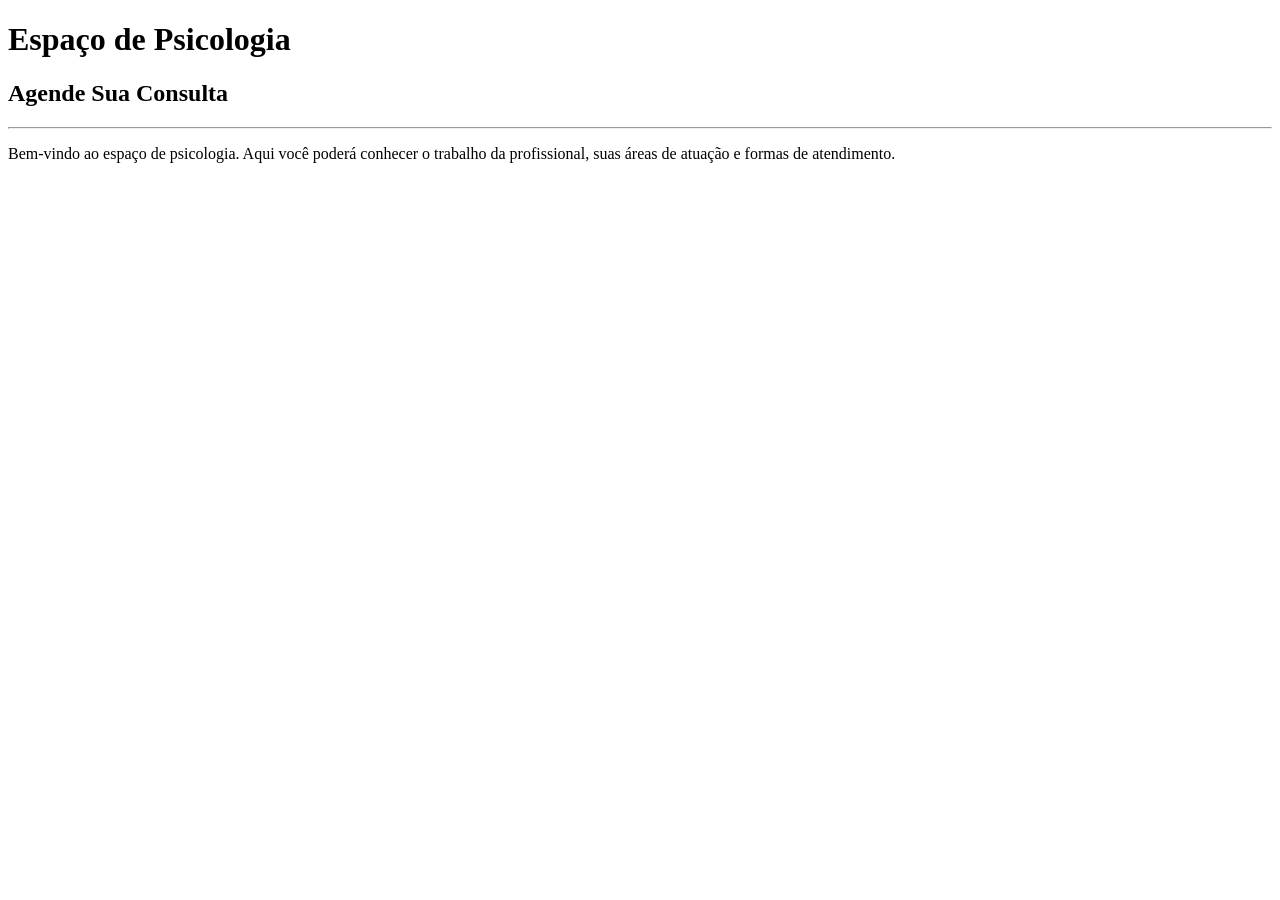
<file: index.html>
<!DOCTYPE html>
<html lang="pt-br">
<head>
    <meta charset="UTF-8">
    <meta name="viewport" content="width=device-width, initial-scale=1.0">

    <link rel="shortcut icon" href="assets/icons/icone-lua.ico" type="image/x-icon">


    <title>Espaço de Psicologia</title>
</head>
<body>
    <h1>Espaço de Psicologia</h1>
    <h2>Agende Sua Consulta</h2>
    <hr>
    <p> Bem-vindo ao espaço de psicologia.
        Aqui você poderá conhecer o trabalho da profissional,
        suas áreas de atuação e formas de atendimento.
    </p>
</body>
</html>
</file>
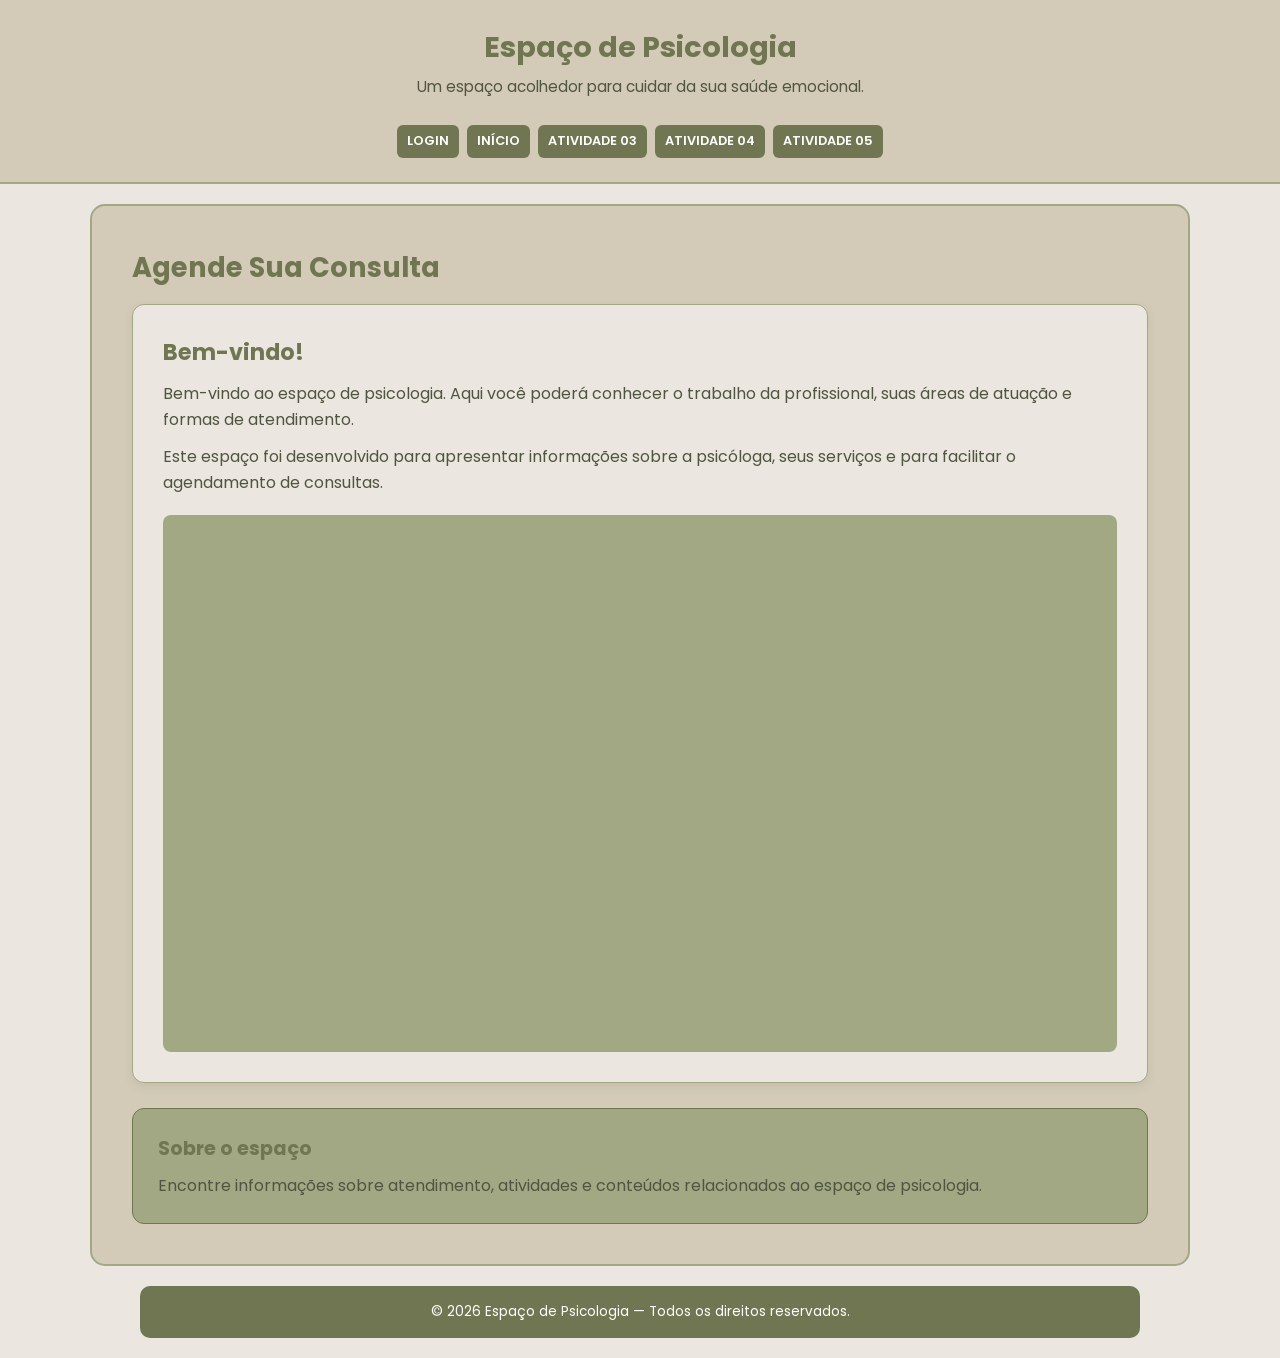
<file: infraestructure/pages/index.html>
<!DOCTYPE html>
<html lang="pt-br">
<head>
    <meta charset="UTF-8"> 
    <meta name="viewport" content="width=device-width, initial-scale=1.0">
    <link rel="shortcut icon" href="../assets/icons/icone-tree.ico" type="image/x-icon">
    
    <link rel="preconnect" href="https://fonts.googleapis.com">
    <link rel="preconnect" href="https://fonts.gstatic.com" crossorigin>
    <link href="https://fonts.googleapis.com/css2?family=Poppins:wght@400;500;600;700&display=swap" rel="stylesheet">
    
    <link rel="stylesheet" href="../assets/css/index.css">

    <title>Espaço de Psicologia</title>
</head>
<body>
    <header class="home-header">
        
        <input type="checkbox" id="menu-toggle" class="menu-toggle">

        <div class="home-header-top">
            <div class="home-brand">
                <h1>Espaço de Psicologia</h1>
                <p>Um espaço acolhedor para cuidar da sua saúde emocional.</p>
            </div>

            <label for="menu-toggle" class="menu-toggle-label" aria-label="Abrir menu">
                <span></span>
                <span></span>
                <span></span>
            </label>
        </div>

        <div class="home-header-nav">
            <nav id="menu">
                <h1>Menu Principal</h1>
                <ul>
                    <li><a href="login.html">Login</a></li>
                    <li><a href="index.html">Início</a></li>
                    <li><a href="atividade-03lista.html">Atividade 03</a></li>
                    <li><a href="atividade-04sandbox.html">Atividade 04</a></li>
                    <li><a href="atividade-05paleta.html">Atividade 05</a></li>
                </ul>
            </nav>
        </div>
    </header>

    <main>
        <section>
            <h2>Agende Sua Consulta</h2>

            <article>
                <h2>Bem-vindo!</h2>

                <p>
                    Bem-vindo ao espaço de psicologia.
                    Aqui você poderá conhecer o trabalho da profissional,
                    suas áreas de atuação e formas de atendimento.
                </p>

                <p>
                    Este espaço foi desenvolvido para apresentar
                    informações sobre a psicóloga, seus serviços e
                    para facilitar o agendamento de consultas.
                </p>

                <div class="video">
                    <iframe src="https://www.youtube.com/embed/QxpdFxnyrgw?si=-zHp_7wGW9cqhKuk" title="YouTube video player" frameborder="0" 
                    allow="accelerometer; autoplay; clipboard-write; encrypted-media; gyroscope; picture-in-picture; web-share" referrerpolicy="strict-origin-when-cross-origin" allowfullscreen></iframe>
                </div>
            </article>
        </section>

        <aside>
            <h2>Sobre o espaço</h2>

            <p>
                Encontre informações sobre atendimento,
                atividades e conteúdos relacionados ao espaço
                de psicologia.
            </p>
        </aside>
    </main>

    <footer>
        <p>© 2026 Espaço de Psicologia — Todos os direitos reservados.</p>
    </footer>
</body>
</html>
</file>
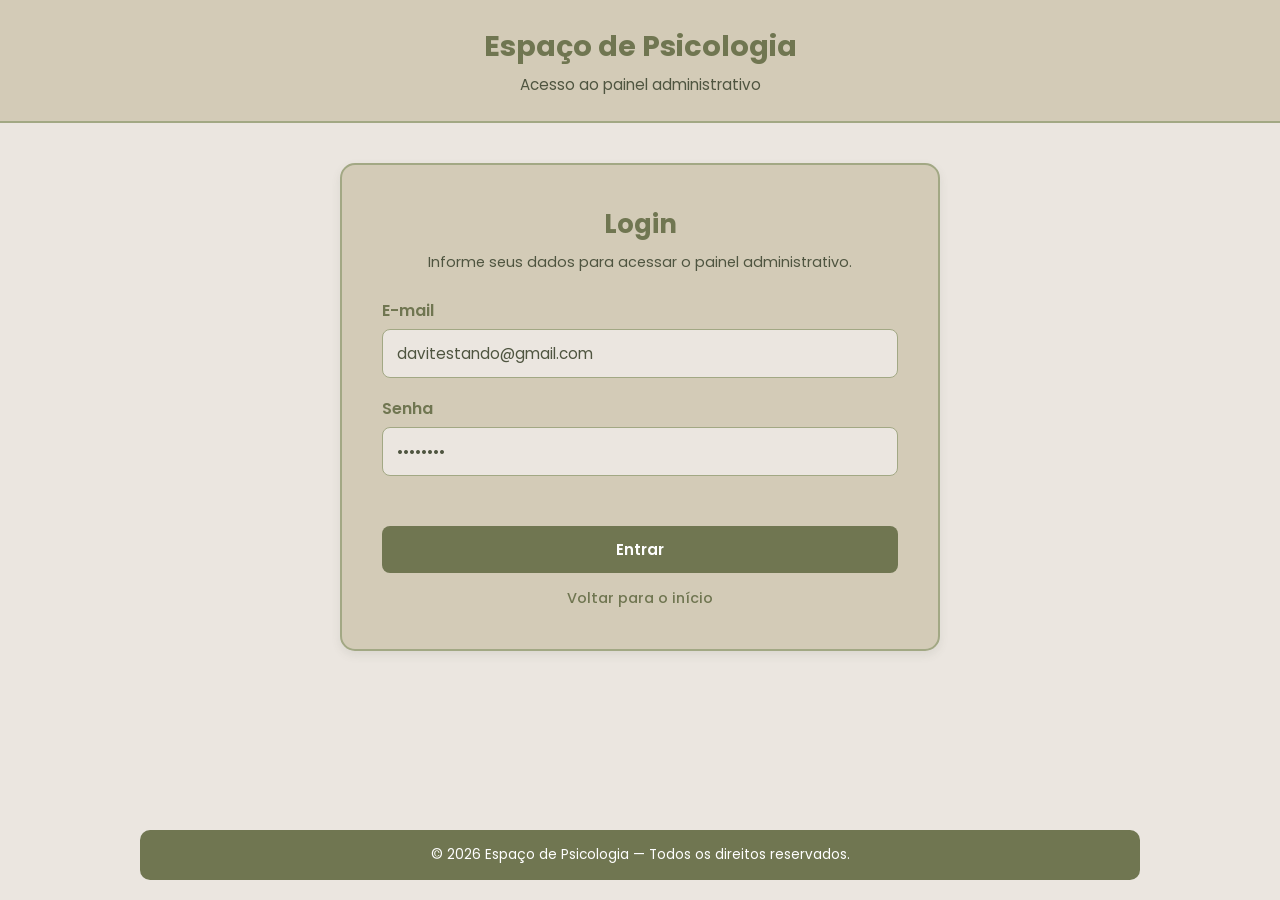
<file: infraestructure/pages/admin.html>
<!DOCTYPE html>
<html lang="pt-br">

<head>

    <meta charset="UTF-8">
    <meta name="viewport" content="width=device-width, initial-scale=1.0">

    <link rel="shortcut icon" href="../assets/icons/icone-tree.ico" type="image/x-icon">

    <link rel="preconnect" href="https://fonts.googleapis.com">
    <link rel="preconnect" href="https://fonts.gstatic.com" crossorigin">

    <link href="https://fonts.googleapis.com/css2?family=Poppins:wght@400;500;600;700&display=swap"
        rel="stylesheet">

    <link rel="stylesheet" href="../assets/css/login-admin.css">

    <title>Painel Administrativo</title>

</head>

<body>

    <header class="pagina-header">

        <h1>Espaço de Psicologia</h1>

        <p>Painel Administrativo</p>

    </header>


    <main class="admin-container">

        <section class="admin-card">

            <div class="admin-topo">

                <div>

                    <h2>Usuários cadastrados</h2>

                    <p>
                        Lista de usuários do sistema.
                    </p>

                </div>


                <button
                    type="button"
                    class="botao-novo"
                    id="botao-novo">

                    + Novo usuário

                </button>

            </div>


            <div class="busca">

                <label for="buscar">
                    Pesquisar usuário
                </label>

                <input
                    type="search"
                    id="buscar"
                    placeholder="Digite nome ou e-mail..."
                >

            </div>


            <div class="tabela-container">

                <table>

                    <thead>

                        <tr>

                            <th>ID</th>
                            <th>Nome</th>
                            <th>E-mail</th>
                            <th>Ações</th>

                        </tr>

                    </thead>


                    <tbody id="lista-usuarios">

                        <tr>

                            <td>1</td>
                            <td>Ana Silva</td>
                            <td>ana@email.com</td>

                            <td class="acoes">

                                <button
                                    type="button"
                                    class="botao-editar">
                                    Editar
                                </button>

                                <button
                                    type="button"
                                    class="botao-excluir">
                                    Excluir
                                </button>

                            </td>

                        </tr>


                        <tr>

                            <td>2</td>
                            <td>Bruno Santos</td>
                            <td>bruno@email.com</td>

                            <td class="acoes">

                                <button
                                    type="button"
                                    class="botao-editar">
                                    Editar
                                </button>

                                <button
                                    type="button"
                                    class="botao-excluir">
                                    Excluir
                                </button>

                            </td>

                        </tr>


                        <tr>

                            <td>3</td>
                            <td>Carla Oliveira</td>
                            <td>carla@email.com</td>

                            <td class="acoes">

                                <button
                                    type="button"
                                    class="botao-editar">
                                    Editar
                                </button>

                                <button
                                    type="button"
                                    class="botao-excluir">
                                    Excluir
                                </button>

                            </td>

                        </tr>


                        <tr>

                            <td>4</td>
                            <td>Daniel Souza</td>
                            <td>daniel@email.com</td>

                            <td class="acoes">

                                <button
                                    type="button"
                                    class="botao-editar">
                                    Editar
                                </button>

                                <button
                                    type="button"
                                    class="botao-excluir">
                                    Excluir
                                </button>

                            </td>

                        </tr>


                        <tr>

                            <td>5</td>
                            <td>Fernanda Lima</td>
                            <td>fernanda@email.com</td>

                            <td class="acoes">

                                <button
                                    type="button"
                                    class="botao-editar">
                                    Editar
                                </button>

                                <button
                                    type="button"
                                    class="botao-excluir">
                                    Excluir
                                </button>

                            </td>

                        </tr>

                    </tbody>

                </table>

            </div>


            <div class="admin-voltar">

                <a href="index.html">
                    Voltar para o início
                </a>

            </div>

        </section>

    </main>


    <footer>

        <p>
            © 2026 Espaço de Psicologia — Todos os direitos reservados.
        </p>

    </footer>


    <script src="../assets/js/admin.js"></script>

</body>

</html>
</file>
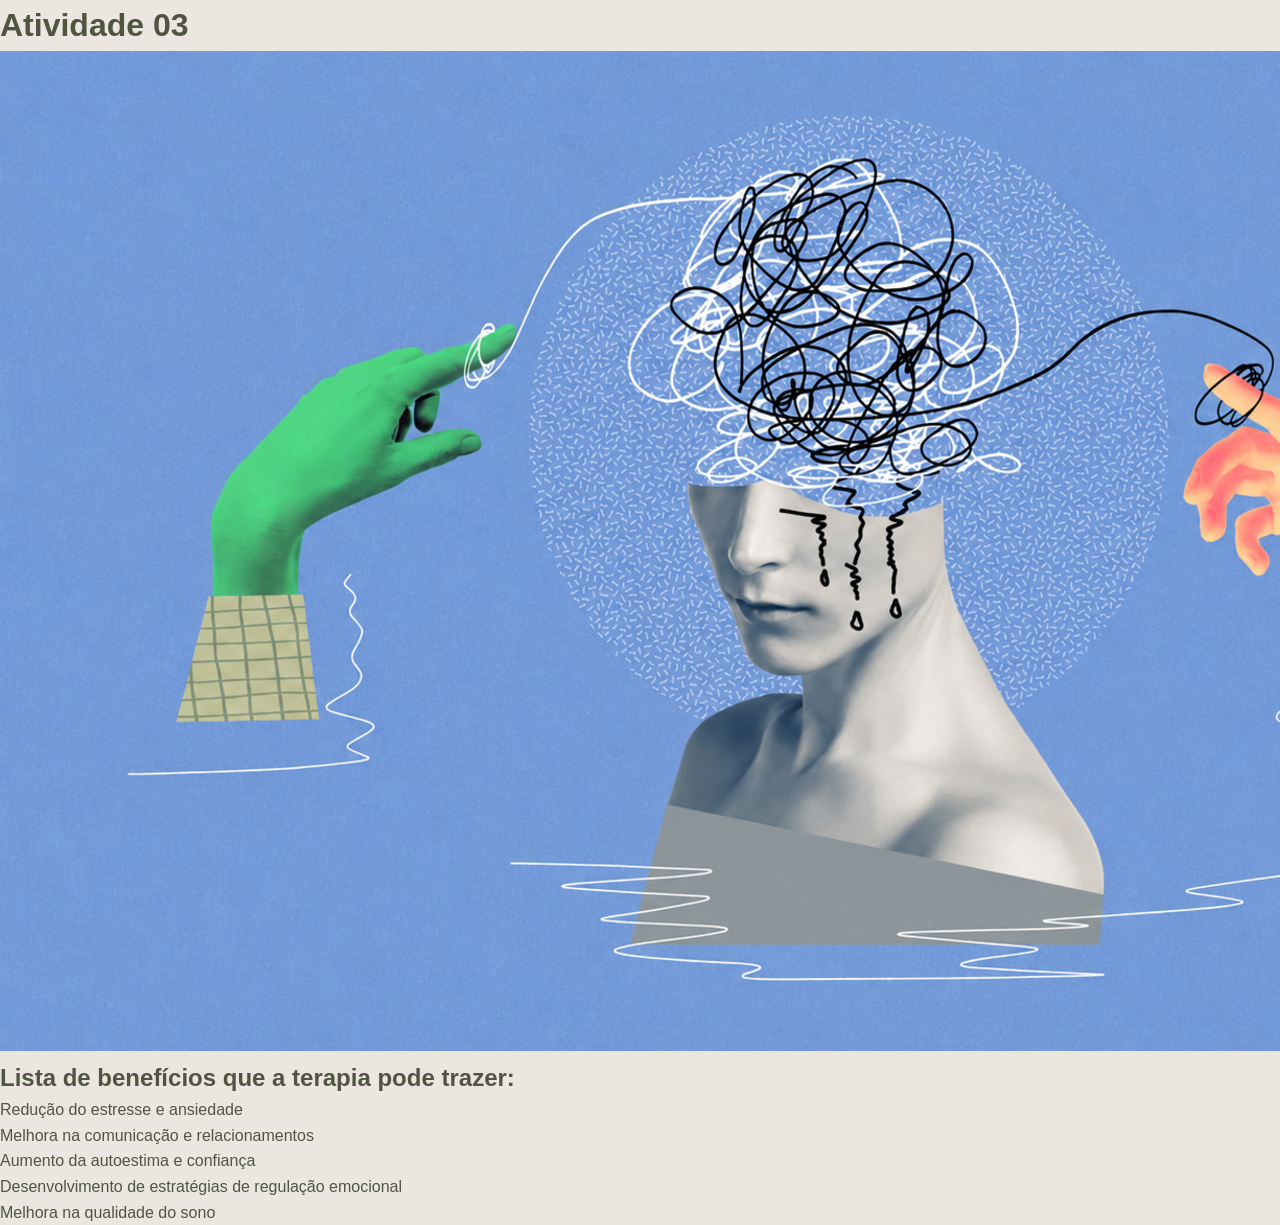
<file: infraestructure/pages/atividade-03.html>
<!DOCTYPE html>
<html lang="pt-br">
<head>
    <meta charset="UTF-8">
    <meta name="viewport" content="width=device-width, initial-scale=1.0">
    
    <link rel="shortcut icon" href="../assets/icons/icone-star.ico" type="image/x-icon">

    <link rel="stylesheet" href="../assets/css/style.css">

    <title>Lista de Benefícios da Terapia</title>
</head>
<body>
    <h1>Atividade 03</h1>

     <picture>
        <source media="(max-width: 650px)" srcset="../assets/images/terapia-p.png">
        <source media="(max-width: 1050px)" srcset="../assets/images/terapia-m.png">
        <img src="../assets/images/terapia-g.png" alt="Ilustração relacionada à terapia psicológica">
    </picture>

    <h2>Lista de benefícios que a terapia pode trazer:</h2>
    <ul>
        <li>Redução do estresse e ansiedade</li>
        <li>Melhora na comunicação e relacionamentos</li>
        <li>Aumento da autoestima e confiança</li>
        <li>Desenvolvimento de estratégias de regulação emocional</li>
        <li>Melhora na qualidade do sono</li>
    </ul>
</body>
</html>
</file>
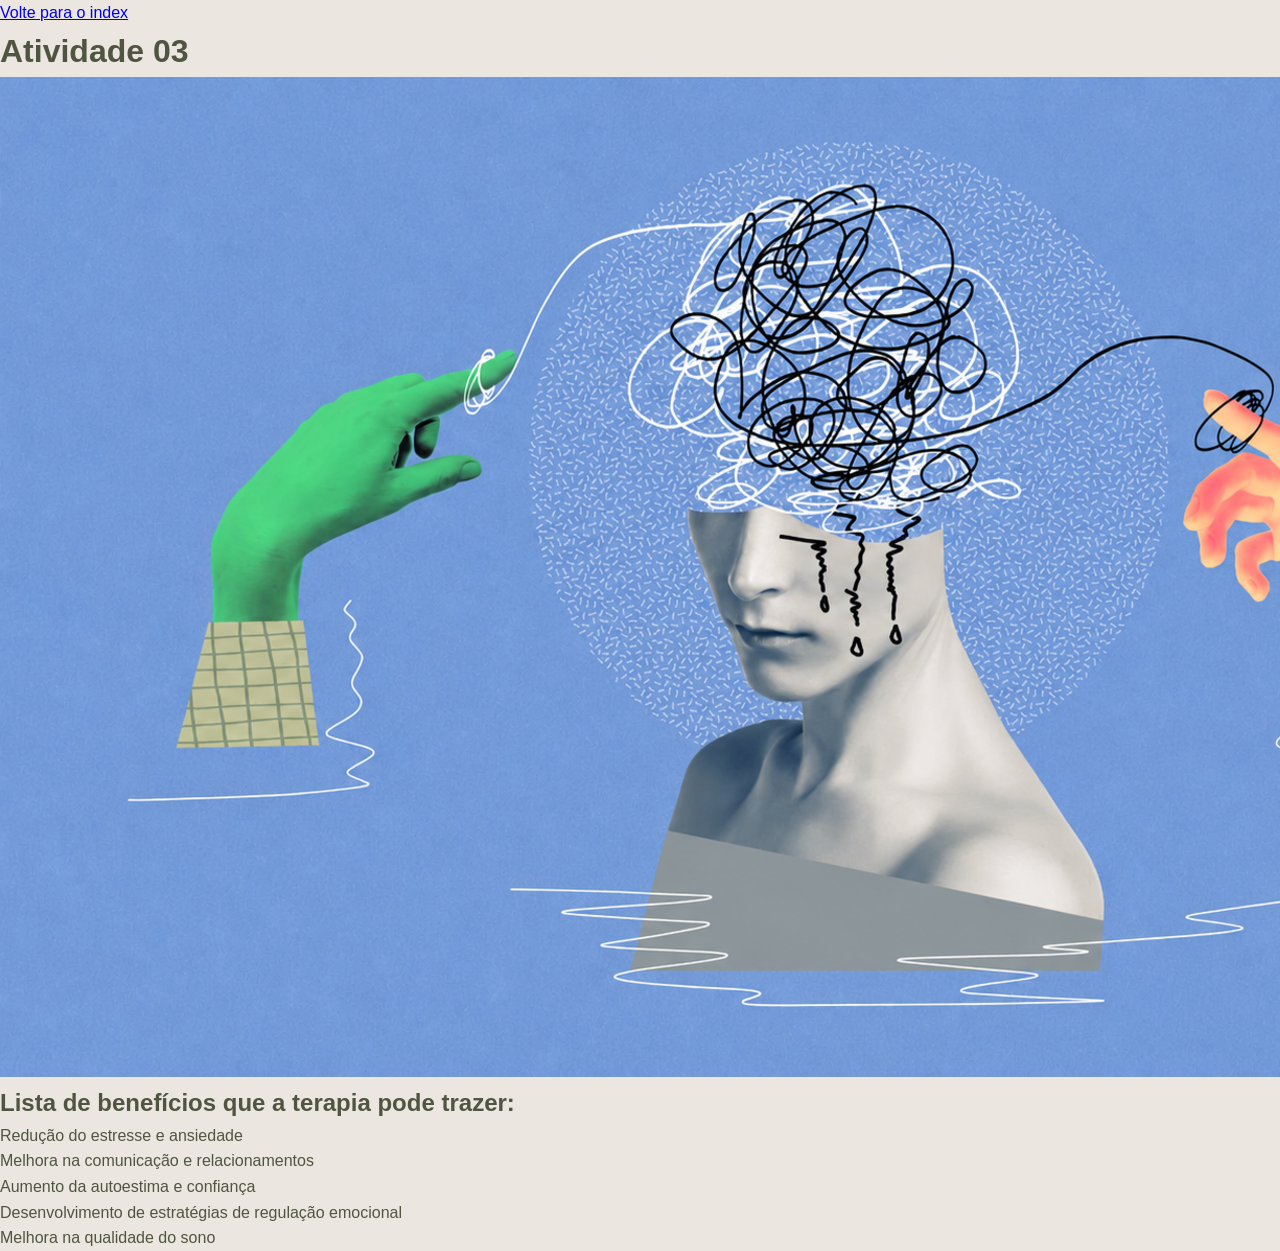
<file: infraestructure/pages/atividade-03lista.html>
<!DOCTYPE html>
<html lang="pt-br">
<head>
    <meta charset="UTF-8">
    <meta name="viewport" content="width=device-width, initial-scale=1.0">
    
    <link rel="shortcut icon" href="../assets/icons/icone-star.ico" type="image/x-icon">

    <link rel="stylesheet" href="../assets/css/style.css">

    <title>Lista de Benefícios da Terapia</title>
</head>
<body>
    <a href="index.html" target="_self" hreflang="pt-br">Volte para o index</a>
    <h1>Atividade 03</h1>

     <picture>
        <source media="(max-width: 650px)" srcset="../assets/images/terapia-p.png">
        <source media="(max-width: 1050px)" srcset="../assets/images/terapia-m.png">
        <img src="../assets/images/terapia-g.png" alt="Ilustração relacionada à terapia psicológica">
    </picture>

    <h2>Lista de benefícios que a terapia pode trazer:</h2>
    <ul>
        <li>Redução do estresse e ansiedade</li>
        <li>Melhora na comunicação e relacionamentos</li>
        <li>Aumento da autoestima e confiança</li>
        <li>Desenvolvimento de estratégias de regulação emocional</li>
        <li>Melhora na qualidade do sono</li>
    </ul>
</body>
</html>
</file>
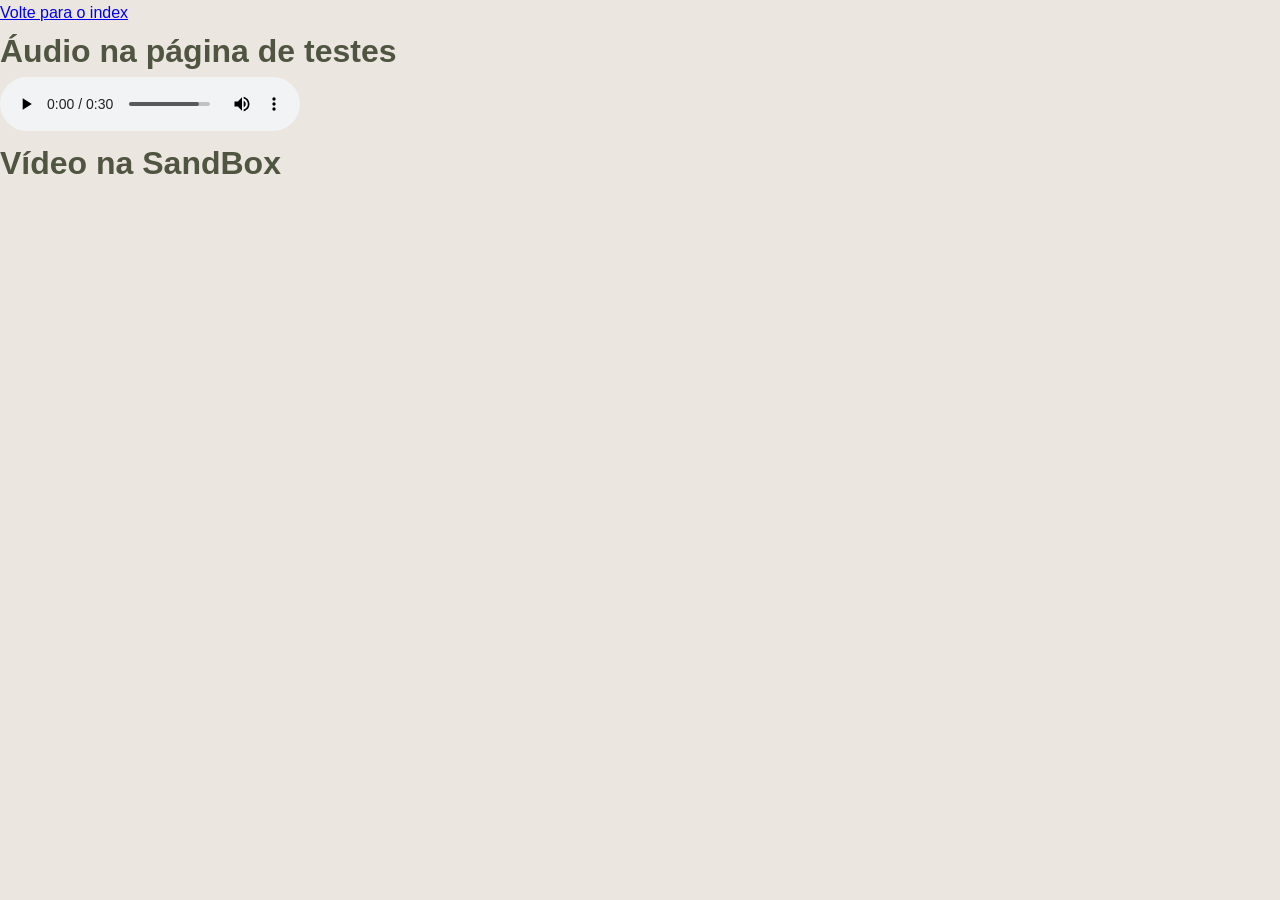
<file: infraestructure/pages/atividade-04sandbox.html>
<!DOCTYPE html>
<html lang="pt-br">
<head>
    <meta charset="UTF-8">
    <meta name="viewport" content="width=device-width, initial-scale=1.0">
    <title>Sandbox Page</title> 
   <link rel="shortcut icon" href="../assets/icons/icone-lua.ico" type="image/x-icon">
   <link rel="stylesheet" href="../assets/css/style.css">

</head>
<body>
    
    <a href="index.html" target="_self" hreflang="pt-br">Volte para o index</a>
    <h1>Áudio na página de testes</h1>
    <audio controls loop>
        <source src="../assets/audios/ohlee.mp3" type="audio/mpeg">
    </audio>
    <h1>Vídeo na SandBox</h1>
    <iframe 
    width="560" 
    height="315" 
    src="https://www.youtube.com/embed/SlszuKyonXM"
    title="YouTube video player" 
    frameborder="0" 
    allow="accelerometer; autoplay; clipboard-write; encrypted-media; gyroscope; picture-in-picture; web-share" 
    referrerpolicy="strict-origin-when-cross-origin" 
    allowfullscreen>
    </iframe>

    </body>
    </html>
</file>
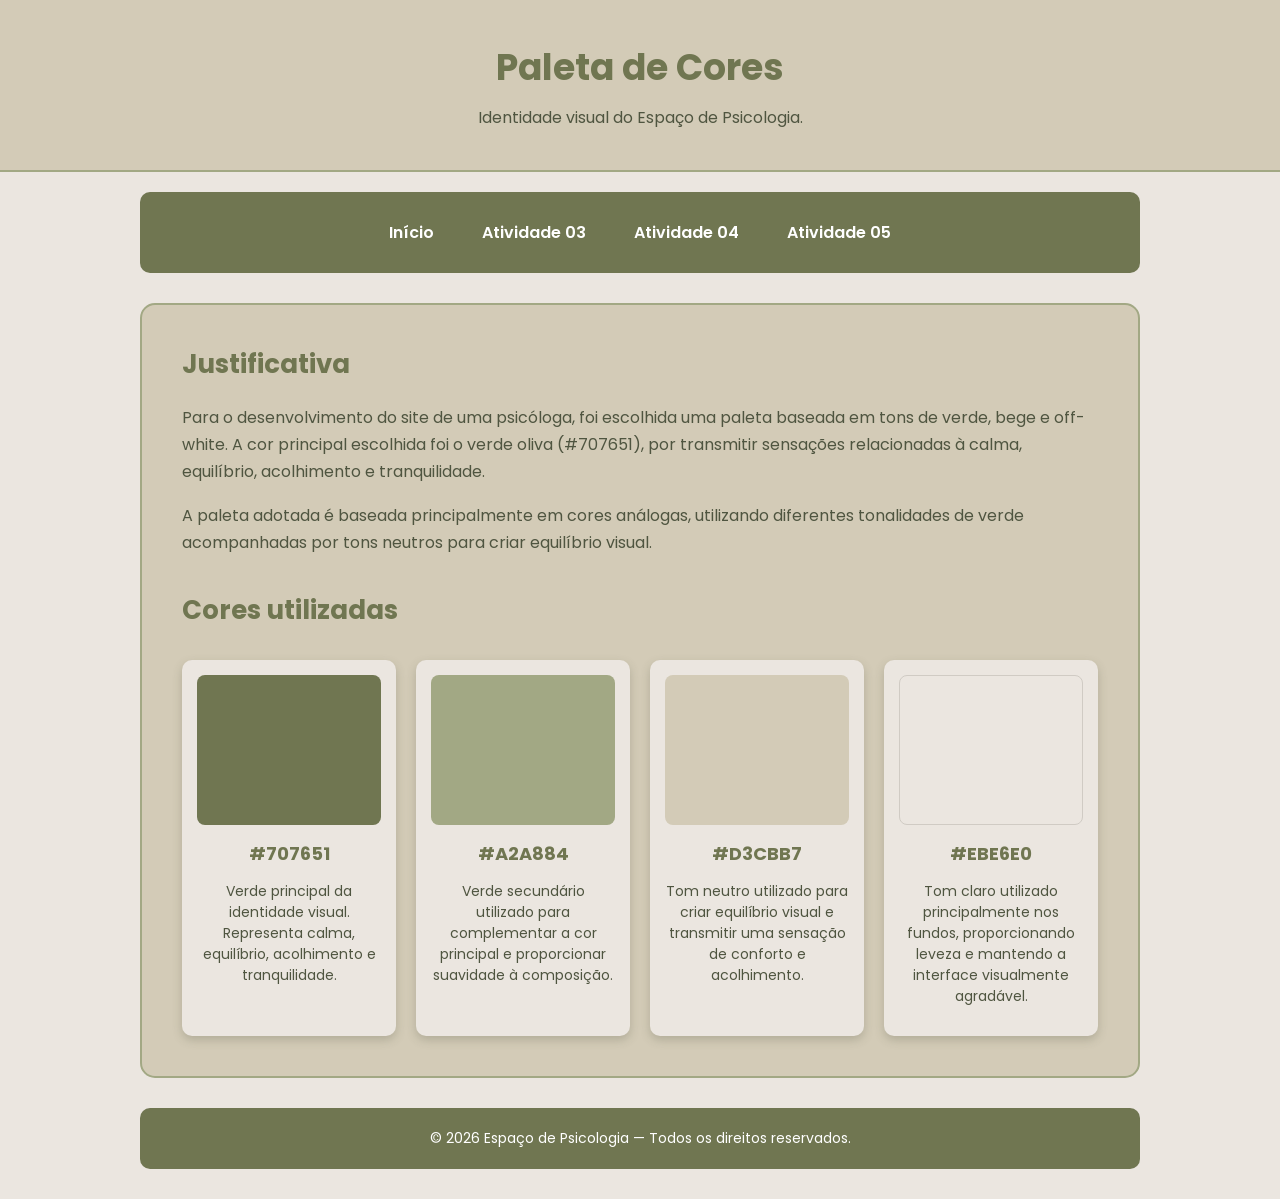
<file: infraestructure/pages/atividade-05paleta.html>
<!DOCTYPE html>
<html lang="pt-br">

<head>

    <meta charset="UTF-8">

    <meta name="viewport" content="width=device-width, initial-scale=1.0">

    <title>Paleta de Cores</title>

    <link rel="shortcut icon" href="../assets/icons/Paint.ico" type="image/x-icon">

    <link rel="preconnect" href="https://fonts.googleapis.com">
    <link rel="preconnect" href="https://fonts.gstatic.com" crossorigin>

    <link href="https://fonts.googleapis.com/css2?family=Poppins:wght@400;500;600;700&display=swap" rel="stylesheet">

    <link rel="stylesheet" href="../assets/css/atividade-5.css">

</head>


<body>

    <header>

        <h1>Paleta de Cores</h1>

        <p>
            Identidade visual do Espaço de Psicologia.
        </p>

    </header>


    <nav>

        <a href="index.html">Início</a>

        <a href="atividade-03lista.html">Atividade 03</a>

        <a href="atividade-04sandbox.html">Atividade 04</a>

        <a href="atividade-05paleta.html">Atividade 05</a>

    </nav>


    <main>

        <section>

            <h2>Justificativa</h2>

            <p>
                Para o desenvolvimento do site de uma psicóloga, foi escolhida
                uma paleta baseada em tons de verde, bege e off-white.
                A cor principal escolhida foi o verde oliva (#707651),
                por transmitir sensações relacionadas à calma, equilíbrio,
                acolhimento e tranquilidade.
            </p>

            <p>
                A paleta adotada é baseada principalmente em cores análogas,
                utilizando diferentes tonalidades de verde acompanhadas por
                tons neutros para criar equilíbrio visual.
            </p>

        </section>


        <section>

            <h2>Cores utilizadas</h2>


            <div class="paleta-container">


                <article class="cartao-cor">

                    <div class="cor-bloco verde-principal"></div>

                    <h3 class="hex-code">#707651</h3>

                    <p class="desc">
                        Verde principal da identidade visual.
                        Representa calma, equilíbrio, acolhimento
                        e tranquilidade.
                    </p>

                </article>


                <article class="cartao-cor">

                    <div class="cor-bloco verde-secundario"></div>

                    <h3 class="hex-code">#A2A884</h3>

                    <p class="desc">
                        Verde secundário utilizado para complementar
                        a cor principal e proporcionar suavidade
                        à composição.
                    </p>

                </article>


                <article class="cartao-cor">

                    <div class="cor-bloco bege"></div>

                    <h3 class="hex-code">#D3CBB7</h3>

                    <p class="desc">
                        Tom neutro utilizado para criar equilíbrio
                        visual e transmitir uma sensação de conforto
                        e acolhimento.
                    </p>

                </article>


                <article class="cartao-cor">

                    <div class="cor-bloco fundo"></div>

                    <h3 class="hex-code">#EBE6E0</h3>

                    <p class="desc">
                        Tom claro utilizado principalmente nos fundos,
                        proporcionando leveza e mantendo a interface
                        visualmente agradável.
                    </p>

                </article>


            </div>

        </section>


    </main>


    <footer>

        <p>
            © 2026 Espaço de Psicologia — Todos os direitos reservados.
        </p>

    </footer>


</body>

</html>
</file>
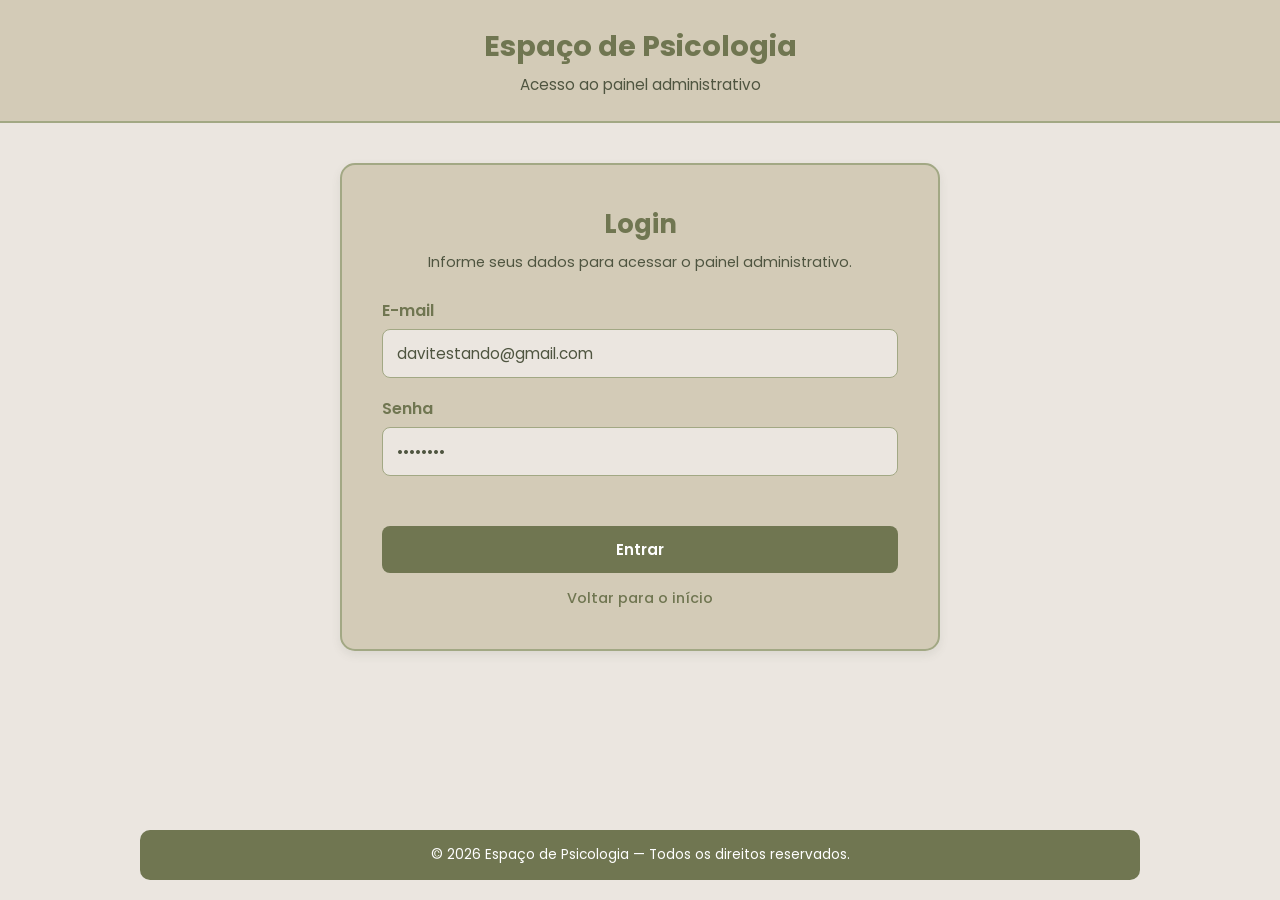
<file: infraestructure/pages/login.html>
<!DOCTYPE html>
<html lang="pt-br">

<head>
    <meta charset="UTF-8">
    <meta name="viewport" content="width=device-width, initial-scale=1.0">

    <link rel="shortcut icon" href="../assets/icons/icone-tree.ico" type="image/x-icon">

    <link rel="preconnect" href="https://fonts.googleapis.com">
    <link rel="preconnect" href="https://fonts.gstatic.com" crossorigin">

    <link href="https://fonts.googleapis.com/css2?family=Poppins:wght@400;500;600;700&display=swap"
        rel="stylesheet">

    <link rel="stylesheet" href="../assets/css/login-admin.css">

    <title>Login - Espaço de Psicologia</title>
</head>

<body>

    <header class="pagina-header">

        <h1>Espaço de Psicologia</h1>

        <p>Acesso ao painel administrativo</p>

    </header>


    <main class="login-container">

        <section class="login-card">

            <h2>Login</h2>

            <p class="login-descricao">
                Informe seus dados para acessar o painel administrativo.
            </p>


            <form id="login-form">

                <div class="campo">

                    <label for="email">
                        E-mail
                    </label>

                    <input
                        type="email"
                        id="email"
                        name="email"
                        value="davitestando@gmail.com"
                        required
                    >

                </div>

                <div class="campo">

                    <label for="senha">
                        Senha
                    </label>

                    <input
                        type="password"
                        id="senha"
                        name="senha"
                        value="12345678"
                        minlength="6"
                        required
                    >

                </div>


                <p id="mensagem-erro" class="mensagem-erro"></p>


                <button type="submit" class="botao-principal">
                    Entrar
                </button>


                <a href="index.html" class="botao-voltar">
                    Voltar para o início
                </a>

            </form>

        </section>

    </main>


    <footer>

        <p>
            © 2026 Espaço de Psicologia — Todos os direitos reservados.
        </p>

    </footer>

    <script src="../assets/js/login.js"></script>

</body>

</html>
</file>
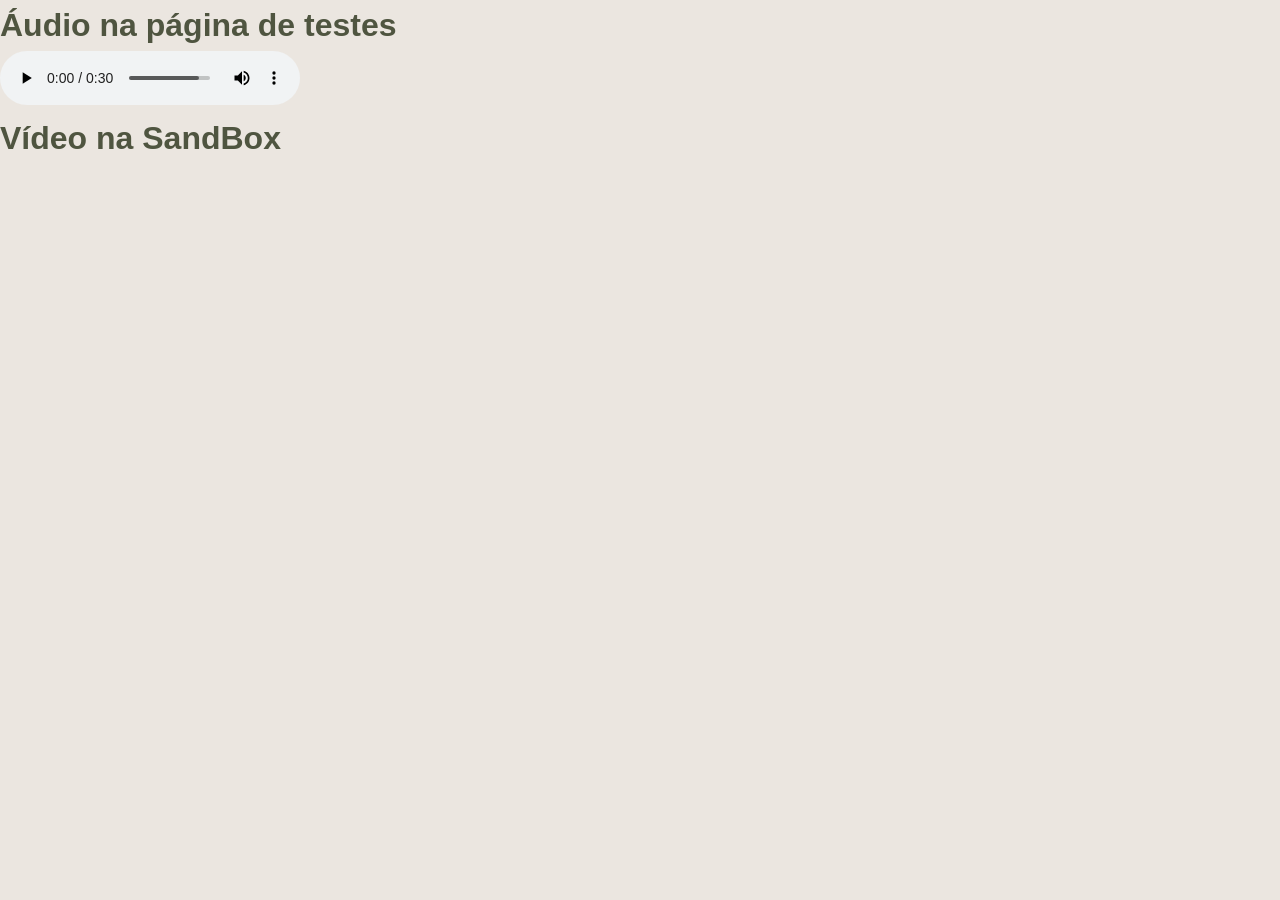
<file: infraestructure/pages/SandBox.html>
<!DOCTYPE html>
<html lang="pt-br">
<head>
    <meta charset="UTF-8">
    <meta name="viewport" content="width=device-width, initial-scale=1.0">
    <title>Sandbox Page</title> 
   <link rel="shortcut icon" href="../assets/icons/icone-lua.ico" type="image/x-icon">
   <link rel="stylesheet" href="../assets/css/style.css">

</head>
<body>
    <h1>Áudio na página de testes</h1>
    <audio controls loop>
        <source src="../assets/audios/ohlee.mp3" type="audio/mpeg">
    </audio>
    <h1>Vídeo na SandBox</h1>
    <iframe 
    width="560" 
    height="315" 
    src="https://www.youtube.com/embed/SlszuKyonXM"
    title="YouTube video player" 
    frameborder="0" 
    allow="accelerometer; autoplay; clipboard-write; encrypted-media; gyroscope; picture-in-picture; web-share" 
    referrerpolicy="strict-origin-when-cross-origin" 
    allowfullscreen>
    </iframe>
    </body>
    </html>
</file>
<file: infraestructure/assets/css/index.css>
/* =========================================================
   PALETA DE CORES
   ========================================================= */

:root {
    --verde-principal: #707651;
    --verde-secundario: #A2A884;
    --bege: #D3CBB7;
    --fundo: #EBE6E0;
    --texto: #4f5540;
}


/* =========================================================
   CONFIGURAÇÕES GERAIS
   ========================================================= */

* {
    box-sizing: border-box;
    margin: 0;
    padding: 0;
}

body {
    min-height: 100vh;

    background-color: var(--fundo);
    color: var(--texto);

    font-family: 'Poppins', sans-serif;
    line-height: 1.6;
}


/* =========================================================
   HEADER
   ========================================================= */

.home-header {
    width: 100%;

    padding: 1.5rem 1rem;

    background-color: var(--bege);

    border-bottom: 2px solid var(--verde-secundario);

    display: flex;
    flex-direction: column;

    gap: 1rem;
}

.home-header-top {
    display: flex;

    justify-content: space-between;
    align-items: center;

    width: 100%;
    max-width: 1000px;

    margin: 0 auto;
}

.home-brand {
    text-align: center;
    flex: 1;
}

.home-brand h1 {
    color: var(--verde-principal);

    font-size: 1.8rem;

    margin-bottom: 0.3rem;
}

.home-brand p {
    font-size: 0.95rem;
}


/* =========================================================
   MENU MOBILE
   ========================================================= */

.menu-toggle {
    position: absolute;

    opacity: 0;
    pointer-events: none;
}

.menu-toggle-label {
    display: flex;

    flex-direction: column;
    justify-content: space-between;

    width: 28px;
    height: 20px;

    cursor: pointer;

    flex-shrink: 0;

    margin-left: 10px;
}

.menu-toggle-label span {
    display: block;

    height: 3px;
    width: 100%;

    background-color: var(--verde-principal);

    border-radius: 2px;

    transition: background-color 0.2s ease;
}

.menu-toggle:checked ~ .home-header-top .menu-toggle-label span {
    background-color: var(--texto);
}


/* =========================================================
   NAVEGAÇÃO MOBILE
   ========================================================= */

.home-header-nav {
    max-height: 0;

    overflow: hidden;

    transition: max-height 0.4s ease-in-out;

    width: 100%;
}

.menu-toggle:checked ~ .home-header-nav {
    max-height: 300px;
}

nav#menu h1 {
    display: none;
}

nav#menu ul {
    list-style: none;

    padding: 0;
    margin: 10px 0 0;

    display: flex;

    flex-direction: column;

    gap: 8px;

    align-items: center;
}

nav#menu li {
    width: 100%;
    max-width: 280px;

    background-color: var(--verde-principal);

    border-radius: 6px;

    text-align: center;

    transition: background-color 0.3s;
}

nav#menu li:hover {
    background-color: var(--verde-secundario);
}

nav#menu a {
    display: block;

    padding: 10px 16px;

    color: white;

    font-weight: 600;

    text-decoration: none;

    text-transform: uppercase;

    font-size: 0.9rem;
}


/* =========================================================
   CONTEÚDO PRINCIPAL - MOBILE
   ========================================================= */

main {
    width: 92%;

    min-width: 300px;

    margin: 20px auto;

    padding: 20px;

    background-color: var(--bege);

    border: 2px solid var(--verde-secundario);

    border-radius: 15px;

    text-align: center;
}

section {
    margin-bottom: 25px;
}

section > h2 {
    margin-bottom: 15px;

    color: var(--verde-principal);

    font-size: 1.5rem;
}

article {
    padding: 20px;

    background-color: var(--fundo);

    border: 1px solid var(--verde-secundario);

    border-radius: 12px;

    box-shadow: 0 4px 10px rgba(79, 85, 64, 0.1);

    text-align: left;
}

article h2 {
    color: var(--verde-principal);

    font-size: 1.3rem;

    margin-bottom: 10px;

    text-align: center;
}

article p {
    margin-bottom: 12px;
}


/* =========================================================
   VÍDEO
   ========================================================= */

div.video {
    position: relative;

    background-color: var(--verde-secundario);

    height: 0;

    margin-top: 20px;

    padding-bottom: 56.25%;

    border-radius: 8px;

    overflow: hidden;
}

div.video > iframe {
    position: absolute;

    top: 0;
    left: 0;

    width: 100%;
    height: 100%;
}


/* =========================================================
   ASIDE
   ========================================================= */

aside {
    padding: 20px;

    background-color: var(--verde-secundario);

    border: 1px solid var(--verde-principal);

    border-radius: 12px;

    margin-top: 20px;
}

aside h2 {
    color: var(--verde-principal);

    font-size: 1.2rem;

    margin-bottom: 8px;
}


/* =========================================================
   FOOTER
   ========================================================= */

footer {
    width: 92%;
    max-width: 1000px;

    margin: 0 auto 20px;

    padding: 15px;

    background-color: var(--verde-principal);

    border-radius: 10px;

    text-align: center;
}

footer p {
    color: white;

    font-size: 0.85rem;
}

/* TABLET */
@media (min-width: 601px) {

    .menu-toggle-label {
        display: none;
    }

    .home-header-nav {
        max-height: none;
        overflow: visible;
    }

    nav#menu ul {
        flex-direction: row;
        justify-content: center;
        flex-wrap: wrap; /* AJUSTE 1: impede estouro de tela */
    }

    nav#menu li {
        width: auto;
    }

    /* AJUSTE 2: Deixa os botões mais compactos telas de tablet pequenas */
    nav#menu a {
        padding: 6px 10px;
        font-size: 0.8rem;
    }

    main {
        padding: 35px;
        text-align: left;
    }

    article h2 {
        text-align: left;
    }
}


/* DESKTOP */
@media (min-width: 1025px) {

    main {
        max-width: 1100px;
        padding: 40px;
    }

    article {
        padding: 30px;
    }

    aside {
        padding: 25px;
    }

    section > h2 {
        font-size: 1.7rem;
    }

    article h2 {
        font-size: 1.4rem;
    }
}
</file>
<file: infraestructure/assets/css/login-admin.css>
/* =========================================================
   PALETA DE CORES
   ========================================================= */

:root {
    --verde-principal: #707651;
    --verde-secundario: #A2A884;
    --bege: #D3CBB7;
    --fundo: #EBE6E0;
    --texto: #4f5540;
    --branco: #ffffff;
}


/* =========================================================
   RESET
   ========================================================= */

* {
    box-sizing: border-box;
    margin: 0;
    padding: 0;
}


/* =========================================================
   ESTRUTURA
   ========================================================= */

body {
    min-height: 100vh;
    background-color: var(--fundo);
    color: var(--texto);
    font-family: 'Poppins', sans-serif;

    display: flex;
    flex-direction: column;
}


/* =========================================================
   CABEÇALHO
   ========================================================= */

.pagina-header {
    width: 100%;
    padding: 25px 20px;

    background-color: var(--bege);
    border-bottom: 2px solid var(--verde-secundario);

    text-align: center;
}

.pagina-header h1 {
    color: var(--verde-principal);
    font-size: 1.8rem;
}

.pagina-header p {
    margin-top: 5px;
    font-size: 0.95rem;
}


/* =========================================================
   LOGIN
   ========================================================= */

.login-container {
    width: 92%;
    max-width: 500px;

    margin: 40px auto;

    flex: 1;
}

.login-card {
    padding: 30px;

    background-color: var(--bege);

    border: 2px solid var(--verde-secundario);
    border-radius: 15px;

    box-shadow: 0 4px 10px rgba(79, 85, 64, 0.10);
}

.login-card h2 {
    margin-bottom: 8px;

    color: var(--verde-principal);

    text-align: center;
    font-size: 1.6rem;
}

.login-descricao {
    margin-bottom: 25px;

    text-align: center;
    font-size: 0.9rem;
}


/* =========================================================
   CAMPOS
   ========================================================= */

.campo {
    margin-bottom: 18px;
}

.campo label {
    display: block;

    margin-bottom: 6px;

    color: var(--verde-principal);

    font-weight: 600;
}

.campo input {
    width: 100%;

    padding: 12px 14px;

    background-color: var(--fundo);

    border: 1px solid var(--verde-secundario);
    border-radius: 8px;

    color: var(--texto);

    font-family: 'Poppins', sans-serif;
    font-size: 0.95rem;

    outline: none;
}

.campo input:focus {
    border: 2px solid var(--verde-principal);
}


/* =========================================================
   VALIDAÇÃO
   ========================================================= */

.login-card input:invalid {
    border-color: var(--verde-secundario);
}

.login-card input:focus:invalid {
    border-color: #9b5c5c;
}

.mensagem-erro {
    min-height: 24px;

    margin-bottom: 8px;

    color: #8b4444;

    text-align: center;
    font-size: 0.85rem;
}


/* =========================================================
   BOTÕES
   ========================================================= */

.botao-principal {
    width: 100%;

    padding: 12px;

    border: none;
    border-radius: 8px;

    background-color: var(--verde-principal);
    color: var(--branco);

    font-family: 'Poppins', sans-serif;
    font-size: 0.95rem;
    font-weight: 600;

    cursor: pointer;

    transition: background-color 0.3s;
}

.botao-principal:hover {
    background-color: var(--verde-secundario);
}

.botao-voltar {
    display: block;

    margin-top: 15px;

    color: var(--verde-principal);

    text-align: center;
    text-decoration: none;

    font-size: 0.9rem;
    font-weight: 500;
}

.botao-voltar:hover {
    text-decoration: underline;
}


/* =========================================================
   RODAPÉ
   ========================================================= */

footer {
    width: 92%;
    max-width: 1000px;

    margin: 0 auto 20px;
    padding: 15px;

    background-color: var(--verde-principal);

    border-radius: 10px;

    text-align: center;
}

footer p {
    color: var(--branco);
    font-size: 0.85rem;
}

/* =========================================================
   PAINEL ADMINISTRATIVO
   ========================================================= */

.admin-container {
    width: 94%;
    max-width: 1100px;

    margin: 35px auto;

    flex: 1;
}

.admin-card {
    padding: 20px;

    background-color: var(--bege);

    border: 2px solid var(--verde-secundario);
    border-radius: 15px;

    box-shadow: 0 4px 10px rgba(79, 85, 64, 0.10);
}


/* =========================================================
   TOPO DO PAINEL
   ========================================================= */

.admin-topo {
    
    display: flex;

    flex-direction: column;
    align-items: stretch;

    justify-content: space-between;

    gap: 20px;

    margin-bottom: 25px;
}

.admin-topo h2 {
    color: var(--verde-principal);
    margin-bottom: 5px;
}

.admin-topo p {
    font-size: 0.9rem;
}


/* =========================================================
   BOTÃO NOVO USUÁRIO
   ========================================================= */

.botao-novo {

    width: 100%;
    padding: 10px 18px;

    border: none;
    border-radius: 8px;

    background-color: var(--verde-principal);
    color: var(--branco);

    font-family: 'Poppins', sans-serif;
    font-weight: 600;

    cursor: pointer;
}

.botao-novo:hover {
    background-color: var(--verde-secundario);
}


/* =========================================================
   BUSCA
   ========================================================= */

.busca {
    margin-bottom: 20px;
}

.busca label {
    display: block;

    margin-bottom: 6px;

    color: var(--verde-principal);

    font-weight: 600;
}

.busca input {
    width: 100%;

    padding: 11px 14px;

    background-color: var(--fundo);

    border: 1px solid var(--verde-secundario);
    border-radius: 8px;

    color: var(--texto);

    font-family: 'Poppins', sans-serif;

    outline: none;
}

.busca input:focus {
    border: 2px solid var(--verde-principal);
}


/* =========================================================
   TABELA
   ========================================================= */

.tabela-container {
    width: 100%;

    overflow-x: auto;

    background-color: var(--fundo);

    border: 1px solid var(--verde-secundario);
    border-radius: 10px;
}

table {
    width: 100%;

    border-collapse: collapse;

    min-width: 650px;
}

thead {
    background-color: var(--verde-principal);
}

th {
    padding: 13px 15px;

    color: var(--branco);

    text-align: left;

    font-size: 0.9rem;
}

td {
    padding: 13px 15px;

    border-bottom: 1px solid var(--verde-secundario);

    font-size: 0.9rem;
}

tbody tr:hover {
    background-color: var(--bege);
}


/* =========================================================
   AÇÕES
   ========================================================= */

.acoes {
    
     white-space: nowrap;
     
}

.acoes button {

    padding: 7px 11px;

    margin-right: 5px;

    border-radius: 6px;

    font-family: 'Poppins', sans-serif;
    font-size: 0.8rem;
    font-weight: 600;

    cursor: pointer;
}

.acoes button:last-child {
    margin-right: 0;
    
}

.botao-editar {
    border: 1px solid var(--verde-principal);

    background-color: var(--verde-secundario);
    color: var(--texto);
}

.botao-editar:hover {
    background-color: var(--verde-principal);
    color: var(--branco);
}

.botao-excluir {
    border: 1px solid #8b5555;

    background-color: #d6aaaa;
    color: #633b3b;
}

.botao-excluir:hover {
    background-color: #8b5555;
    color: var(--branco);
}


/* =========================================================
   VOLTAR
   ========================================================= */

.admin-voltar {
    margin-top: 20px;

    text-align: center;
}

.admin-voltar a {
    color: var(--verde-principal);

    text-decoration: none;

    font-weight: 500;
}

.admin-voltar a:hover {
    text-decoration: underline;
}


/* =========================================================
   RESPONSIVIDADE
   ========================================================= */

@media (max-width: 700px) {

    .admin-topo {
        flex-direction: column;
        align-items: stretch;
    }

    .botao-novo {
        width: 100%;
    }

    .admin-card {
        padding: 20px;
    }

}

/* TABLET */
@media (min-width: 601px) {

     .login-container {
        max-width: 550px;
    }

    .login-card {
        padding: 35px;
    }

    .admin-container {
        width: 92%;
    }

    .admin-topo {
        flex-direction: row;
        align-items: center;
    }

    .botao-novo {
        width: auto;
    }

    .admin-card {
        padding: 30px;
    }
}


/* DESKTOP */
@media (min-width: 1025px) {

    .login-container {
        max-width: 600px;
    }

    .login-card {
        padding: 40px;
    }

    .admin-container {
        width: 90%;
        max-width: 1200px;
    }

    .admin-card {
        padding: 35px;
    }
}
</file>
<file: infraestructure/assets/css/style.css>
/* =========================================================
   PALETA DE CORES
   ========================================================= */
:root {
    --verde-principal: #707651;
    --verde-secundario: #A2A884;
    --bege: #D3CBB7;
    --fundo: #EBE6E0;
    --texto: #4f5540;
}

* {
    box-sizing: border-box;
    margin: 0;
    padding: 0;
}

body {
    min-height: 100vh;
    background-color: var(--fundo);
    color: var(--texto);
    font-family: 'Poppins', sans-serif;
    line-height: 1.6;
}

.home-header {
    width: 100%;
    padding: 1.5rem 1rem;
    background-color: var(--bege);
    border-bottom: 2px solid var(--verde-secundario);
    display: flex;
    flex-direction: column;
    gap: 1rem;
}

.home-header-top {
    display: flex;
    justify-content: space-between;
    align-items: center;
    width: 100%;
    max-width: 1000px;
    margin: 0 auto;
}

.home-brand {
    text-align: center;
    flex: 1;
}

.home-brand h1 {
    color: var(--verde-principal);
    font-size: 1.8rem;
    margin-bottom: 0.3rem;
}

.home-brand p {
    font-size: 0.95rem;
}

.menu-toggle {
    position: absolute;
    opacity: 0;
    pointer-events: none;
}

.menu-toggle-label {
    display: flex;
    flex-direction: column;
    justify-content: space-between;
    width: 28px;
    height: 20px;
    cursor: pointer;
    flex-shrink: 0;
    margin-left: 10px;
}

.menu-toggle-label span {
    display: block;
    height: 3px;
    width: 100%;
    background-color: var(--verde-principal);
    border-radius: 2px;
    transition: background-color 0.2s ease;
}

.menu-toggle:checked ~ .home-header-top .menu-toggle-label span {
    background-color: var(--texto);
}

.home-header-nav {
    max-height: 0;
    overflow: hidden;
    transition: max-height 0.4s ease-in-out;
    width: 100%;
}

.menu-toggle:checked ~ .home-header-nav {
    max-height: 300px;
}

nav#menu h1 {
    display: none;
}

nav#menu ul {
    list-style: none;
    padding: 0;
    margin: 10px 0 0;
    display: flex;
    flex-direction: column;
    gap: 8px;
    align-items: center;
}

nav#menu li {
    width: 100%;
    max-width: 280px;
    background-color: var(--verde-principal);
    border-radius: 6px;
    text-align: center;
    transition: background-color 0.3s;
}

nav#menu li:hover {
    background-color: var(--verde-secundario);
}

nav#menu a {
    display: block;
    padding: 10px 16px;
    color: white;
    font-weight: 600;
    text-decoration: none;
    text-transform: uppercase;
    font-size: 0.9rem;
}


main {
    width: 92%;
    min-width: 300px;
    max-width: 1000px;
    margin: 20px auto;
    padding: 20px;
    background-color: var(--bege);
    border: 2px solid var(--verde-secundario);
    border-radius: 15px;
    text-align: center; 
}

section {
    margin-bottom: 25px;
}

section > h2 {
    margin-bottom: 15px;
    color: var(--verde-principal);
    font-size: 1.5rem;
}

article {
    padding: 20px;
    background-color: var(--fundo);
    border: 1px solid var(--verde-secundario);
    border-radius: 12px;
    box-shadow: 0 4px 10px rgba(79, 85, 64, 0.1);
    text-align: left; 
}

article h2 {
    color: var(--verde-principal);
    font-size: 1.3rem;
    margin-bottom: 10px;
    text-align: center;
}

article p {
    margin-bottom: 12px;
}

div.video {
    position: relative;
    background-color: var(--verde-secundario);
    height: 0;
    margin-top: 20px;
    padding-bottom: 56.25%; /* 16:9 */
    border-radius: 8px;
    overflow: hidden;
}

div.video > iframe {
    position: absolute;
    top: 0;
    left: 0;
    width: 100%;
    height: 100%;
}

aside {
    padding: 20px;
    background-color: var(--verde-secundario);
    border: 1px solid var(--verde-principal);
    border-radius: 12px;
    margin-top: 20px;
}

aside h2 {
    color: var(--verde-principal);
    font-size: 1.2rem;
    margin-bottom: 8px;
}

footer {
    width: 92%;
    max-width: 1000px;
    margin: 0 auto 20px;
    padding: 15px;
    background-color: var(--verde-principal);
    border-radius: 10px;
    text-align: center;
}

footer p {
    color: white;
    font-size: 0.85rem;
}

@media (min-width: 768px) {
    .menu-toggle-label {
        display: none;
    }

    .home-header-nav {
        max-height: none;
        overflow: visible;
    }

    nav#menu ul {
        flex-direction: row;
        justify-content: center;
    }

    nav#menu li {
        width: auto;
    }

    main {
        padding: 35px;
        text-align: left;
    }

    article h2 {
        text-align: left;
    }
}
</file>
<file: infraestructure/assets/css/atividade-5.css>
/* =========================================================
   VARIÁVEIS DA PALETA
   ========================================================= */

:root {
    --verde-principal: #707651;
    --verde-secundario: #A2A884;
    --bege: #D3CBB7;
    --fundo: #EBE6E0;
    --texto: #4f5540;
}


/* =========================================================
   CONFIGURAÇÕES GERAIS
   ========================================================= */

* {
    box-sizing: border-box;
}

body {
    margin: 0;
    padding: 0;

    min-height: 100vh;

    background-color: var(--fundo);
    color: var(--texto);

    font-family: 'Poppins', sans-serif;
}


/* =========================================================
   HEADER
   ========================================================= */

header {
    width: 100%;

    margin: 0;
    padding: 40px 20px;

    background-color: var(--bege);

    border-bottom: 2px solid var(--verde-secundario);

    text-align: center;
}

header h1 {
    margin: 0 0 10px;

    color: var(--verde-principal);

    font-size: 36px;
}

header p {
    margin: 0;

    font-size: 16px;
}


/* =========================================================
   NAVEGAÇÃO
   ========================================================= */

nav {
    width: 90%;
    max-width: 1000px;

    margin: 20px auto 30px;
    padding: 15px 20px;

    background-color: var(--verde-principal);

    border-radius: 10px;

    text-align: center;
}

nav a {
    display: inline-block;

    margin: 5px 10px;
    padding: 8px 12px;

    color: white;

    font-weight: 600;
    text-decoration: none;

    border-radius: 6px;
}


/* =========================================================
   PSEUDO-CLASSE :hover
   ========================================================= */

nav a:hover {
    background-color: var(--verde-secundario);

    color: var(--texto);
}


/* =========================================================
   CONTEÚDO PRINCIPAL
   ========================================================= */

main {
    width: 90%;
    max-width: 1000px;

    margin: 0 auto 30px;
    padding: 40px;

    background-color: var(--bege);

    border: 2px solid var(--verde-secundario);
    border-radius: 15px;
}


/* =========================================================
   SEÇÕES
   ========================================================= */

section {
    margin-bottom: 35px;
}

section:last-child {
    margin-bottom: 0;
}

section > h2 {
    margin-top: 0;
    margin-bottom: 20px;

    color: var(--verde-principal);

    font-size: 26px;
}


/* =========================================================
   TEXTOS
   ========================================================= */

section p {
    color: var(--texto);

    font-size: 16px;

    line-height: 1.7;
}


/* =========================================================
   PALETA DE CORES
   ========================================================= */

.paleta-container {
    display: flex;

    flex-wrap: wrap;

    justify-content: center;

    gap: 20px;

    margin-top: 30px;
}


/* =========================================================
   CARTÕES DAS CORES
   ========================================================= */

.cartao-cor {
    flex: 1 1 200px;

    padding: 15px;

    background-color: var(--fundo);

    border-radius: 10px;

    color: var(--texto);

    text-align: center;

    box-shadow: 0 4px 10px rgba(79, 85, 64, 0.25);
}


/* =========================================================
   BLOCO DE COR
   ========================================================= */

.cor-bloco {
    height: 150px;

    margin-bottom: 15px;

    border-radius: 8px;
}


/* =========================================================
   CORES DOS BLOCOS
   ========================================================= */

.verde-principal {
    background-color: var(--verde-principal);
}

.verde-secundario {
    background-color: var(--verde-secundario);
}

.bege {
    background-color: var(--bege);
}

.fundo {
    background-color: var(--fundo);

    border: 1px solid #d0cbc4;
}


/* =========================================================
   CÓDIGO HEXADECIMAL
   ========================================================= */

.hex-code {
    margin: 5px 0;

    color: var(--verde-principal);

    font-size: 18px;

    font-weight: bold;
}


/* =========================================================
   DESCRIÇÃO DAS CORES
   ========================================================= */

.desc {
    color: var(--texto);

    font-size: 14px;

    line-height: 1.5;

    text-align: center;
}


/* =========================================================
   FOOTER
   ========================================================= */

footer {
    width: 90%;
    max-width: 1000px;

    margin: 0 auto 30px;
    padding: 20px;

    background-color: var(--verde-principal);

    border-radius: 10px;

    text-align: center;
}

footer p {
    margin: 0;

    color: white;

    font-size: 14px;
}


/* =========================================================
   SELEÇÃO DE TEXTO
   ========================================================= */

::selection {
    background-color: var(--verde-secundario);

    color: var(--texto);
}
</file>
